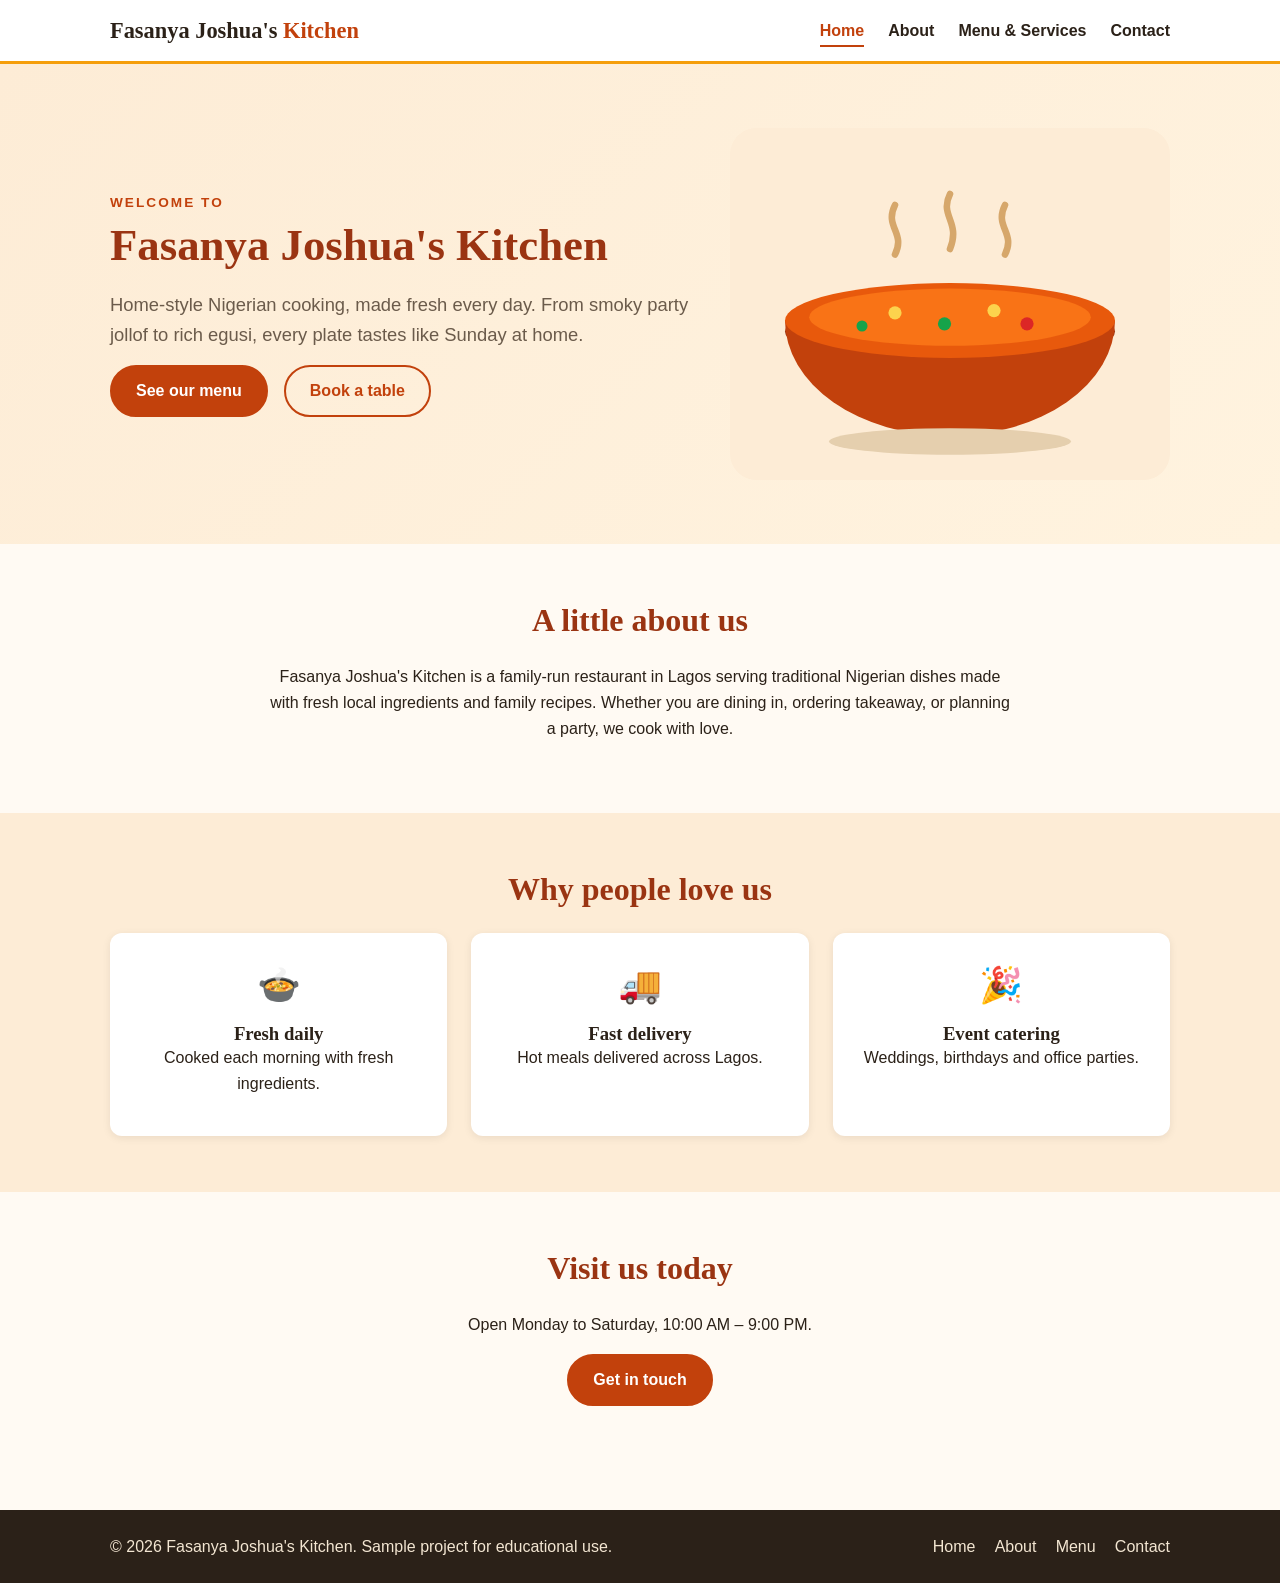
<file: index.html>
<!DOCTYPE html>
<html lang="en">
<head>
  <meta charset="UTF-8">
  <meta name="viewport" content="width=device-width, initial-scale=1.0">
  <meta name="description" content="Fasanya Joshua's Kitchen - authentic Nigerian meals in Lagos.">
  <title>Fasanya Joshua's Kitchen | Home</title>
  <link rel="stylesheet" href="css/style.css">
</head>
<body>
  <header class="site-header">
    <div class="container header-inner">
      <a class="logo" href="index.html">Fasanya Joshua's <span>Kitchen</span></a>
      <button class="nav-toggle" id="navToggle" aria-label="Toggle navigation" aria-expanded="false">&#9776;</button>
      <nav id="mainNav" class="main-nav" aria-label="Main navigation">
        <ul>
          <li><a href="index.html" class="active">Home</a></li>
          <li><a href="about.html">About</a></li>
          <li><a href="services.html">Menu &amp; Services</a></li>
          <li><a href="contact.html">Contact</a></li>
        </ul>
      </nav>
    </div>
  </header>

  <main>
    <section class="hero">
      <div class="container hero-inner">
        <div class="hero-text">
          <p class="eyebrow">Welcome to</p>
          <h1>Fasanya Joshua's Kitchen</h1>
          <p class="lead">Home-style Nigerian cooking, made fresh every day. From smoky party jollof to rich egusi, every plate tastes like Sunday at home.</p>
          <div class="btn-row">
            <a class="btn" href="services.html">See our menu</a>
            <a class="btn btn-outline" href="contact.html">Book a table</a>
          </div>
        </div>
        <img class="hero-img" src="images/hero.svg" alt="Illustration of a steaming bowl of jollof rice">
      </div>
    </section>

    <section class="section container">
      <h2 class="section-title">A little about us</h2>
      <p class="center-text">Fasanya Joshua's Kitchen is a family-run restaurant in Lagos serving traditional Nigerian dishes made with fresh local ingredients and family recipes. Whether you are dining in, ordering takeaway, or planning a party, we cook with love.</p>
    </section>

    <section class="section alt">
      <div class="container">
        <h2 class="section-title">Why people love us</h2>
        <ul class="features">
          <li><span class="icon">&#127858;</span><h3>Fresh daily</h3><p>Cooked each morning with fresh ingredients.</p></li>
          <li><span class="icon">&#128666;</span><h3>Fast delivery</h3><p>Hot meals delivered across Lagos.</p></li>
          <li><span class="icon">&#127881;</span><h3>Event catering</h3><p>Weddings, birthdays and office parties.</p></li>
        </ul>
      </div>
    </section>

    <section class="section container">
      <h2 class="section-title">Visit us today</h2>
      <p class="center-text">Open Monday to Saturday, 10:00 AM &ndash; 9:00 PM.</p>
      <p class="center-text"><a class="btn" href="contact.html">Get in touch</a></p>
    </section>
  </main>

  <footer class="site-footer">
    <div class="container footer-inner">
      <p>&copy; <span id="year">2026</span> Fasanya Joshua's Kitchen. Sample project for educational use.</p>
      <ul class="footer-links">
        <li><a href="index.html">Home</a></li>
        <li><a href="about.html">About</a></li>
        <li><a href="services.html">Menu</a></li>
        <li><a href="contact.html">Contact</a></li>
      </ul>
    </div>
  </footer>
  <script src="js/main.js"></script>
</body>
</html>
</file>
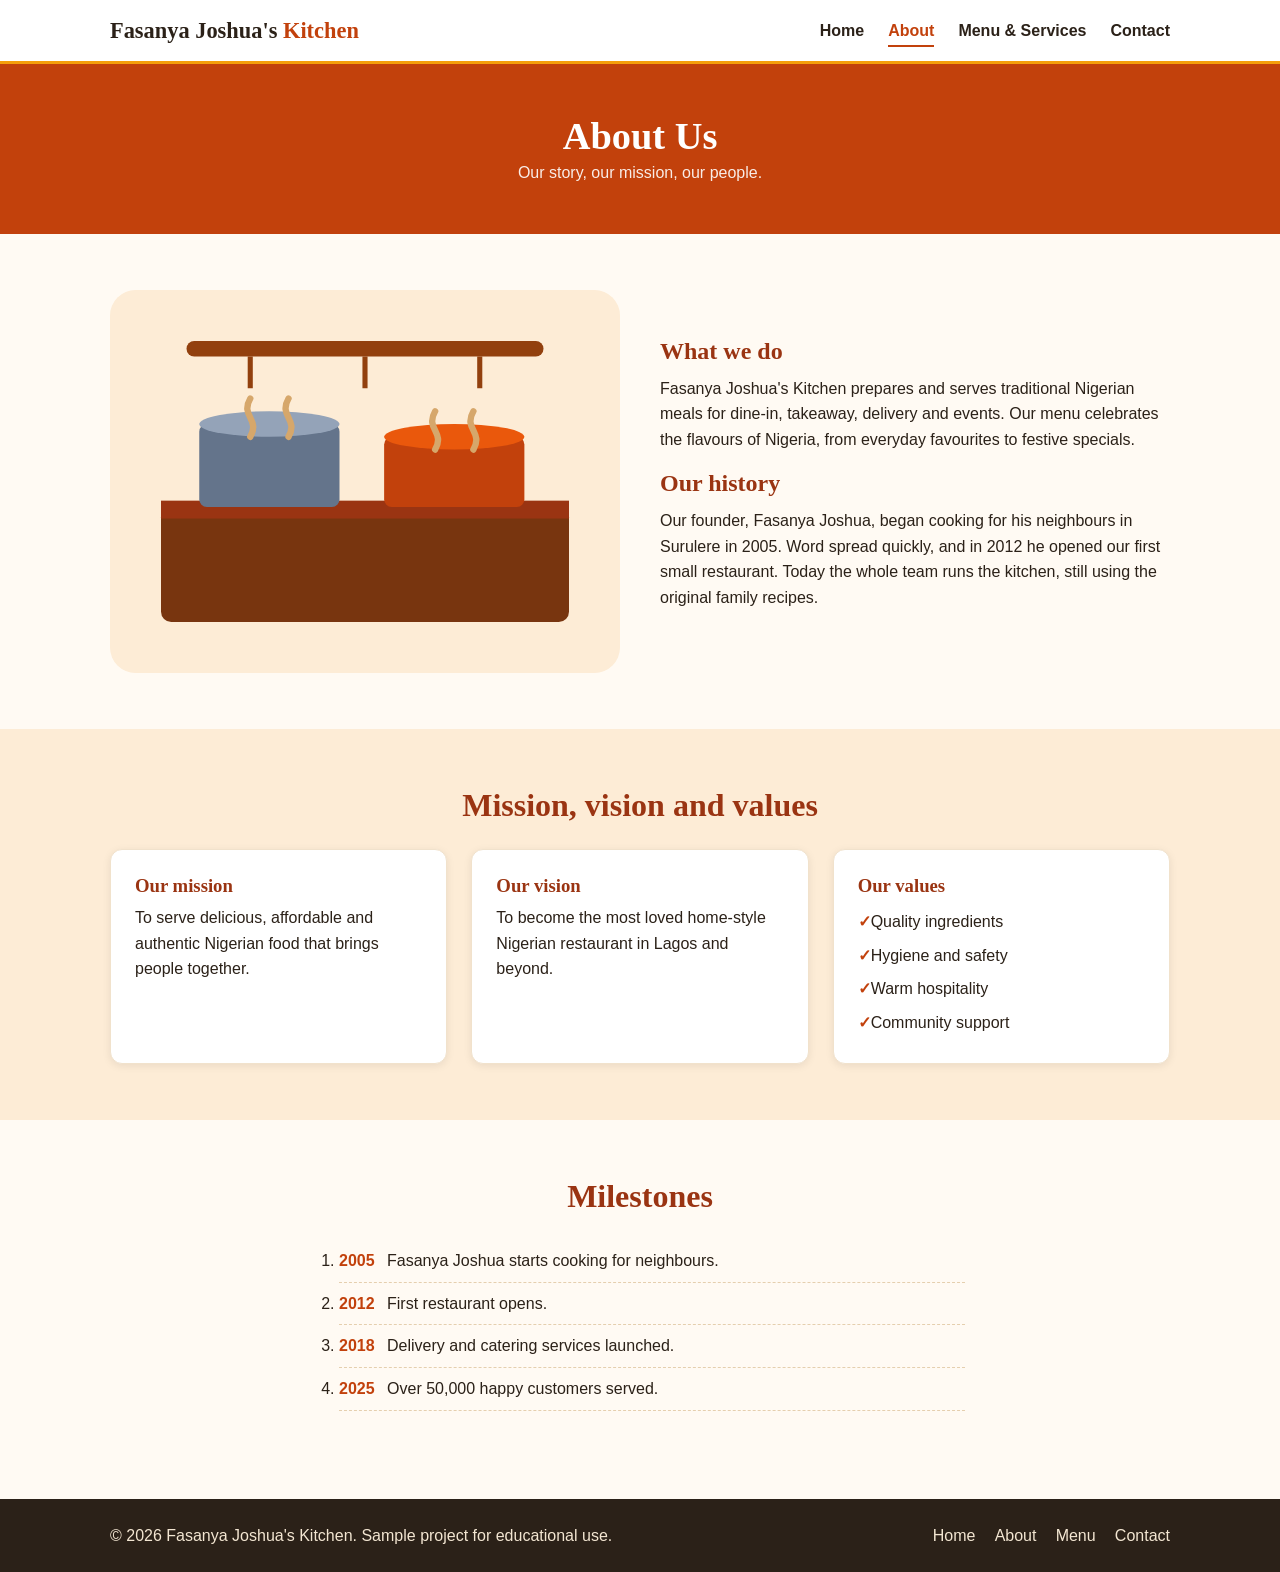
<file: about.html>
<!DOCTYPE html>
<html lang="en">
<head>
  <meta charset="UTF-8">
  <meta name="viewport" content="width=device-width, initial-scale=1.0">
  <meta name="description" content="Learn the story, mission and vision of Fasanya Joshua's Kitchen.">
  <title>Fasanya Joshua's Kitchen | About</title>
  <link rel="stylesheet" href="css/style.css">
</head>
<body>
  <header class="site-header">
    <div class="container header-inner">
      <a class="logo" href="index.html">Fasanya Joshua's <span>Kitchen</span></a>
      <button class="nav-toggle" id="navToggle" aria-label="Toggle navigation" aria-expanded="false">&#9776;</button>
      <nav id="mainNav" class="main-nav" aria-label="Main navigation">
        <ul>
          <li><a href="index.html">Home</a></li>
          <li><a href="about.html" class="active">About</a></li>
          <li><a href="services.html">Menu &amp; Services</a></li>
          <li><a href="contact.html">Contact</a></li>
        </ul>
      </nav>
    </div>
  </header>

  <main>
    <section class="page-banner"><div class="container"><h1>About Us</h1><p>Our story, our mission, our people.</p></div></section>

    <section class="section container two-col">
      <img src="images/about.svg" alt="Illustration of a kitchen with pots on a stove">
      <div>
        <h2>What we do</h2>
        <p>Fasanya Joshua's Kitchen prepares and serves traditional Nigerian meals for dine-in, takeaway, delivery and events. Our menu celebrates the flavours of Nigeria, from everyday favourites to festive specials.</p>
        <h2>Our history</h2>
        <p>Our founder, Fasanya Joshua, began cooking for his neighbours in Surulere in 2005. Word spread quickly, and in 2012 he opened our first small restaurant. Today the whole team runs the kitchen, still using the original family recipes.</p>
      </div>
    </section>

    <section class="section alt">
      <div class="container">
        <h2 class="section-title">Mission, vision and values</h2>
        <div class="grid-3">
          <article class="card"><h3>Our mission</h3><p>To serve delicious, affordable and authentic Nigerian food that brings people together.</p></article>
          <article class="card"><h3>Our vision</h3><p>To become the most loved home-style Nigerian restaurant in Lagos and beyond.</p></article>
          <article class="card"><h3>Our values</h3>
            <ul class="plain-list">
              <li>Quality ingredients</li>
              <li>Hygiene and safety</li>
              <li>Warm hospitality</li>
              <li>Community support</li>
            </ul>
          </article>
        </div>
      </div>
    </section>

    <section class="section container">
      <h2 class="section-title">Milestones</h2>
      <ol class="timeline">
        <li><strong>2005</strong> Fasanya Joshua starts cooking for neighbours.</li>
        <li><strong>2012</strong> First restaurant opens.</li>
        <li><strong>2018</strong> Delivery and catering services launched.</li>
        <li><strong>2025</strong> Over 50,000 happy customers served.</li>
      </ol>
    </section>
  </main>

  <footer class="site-footer">
    <div class="container footer-inner">
      <p>&copy; <span id="year">2026</span> Fasanya Joshua's Kitchen. Sample project for educational use.</p>
      <ul class="footer-links">
        <li><a href="index.html">Home</a></li>
        <li><a href="about.html">About</a></li>
        <li><a href="services.html">Menu</a></li>
        <li><a href="contact.html">Contact</a></li>
      </ul>
    </div>
  </footer>
  <script src="js/main.js"></script>
</body>
</html>
</file>
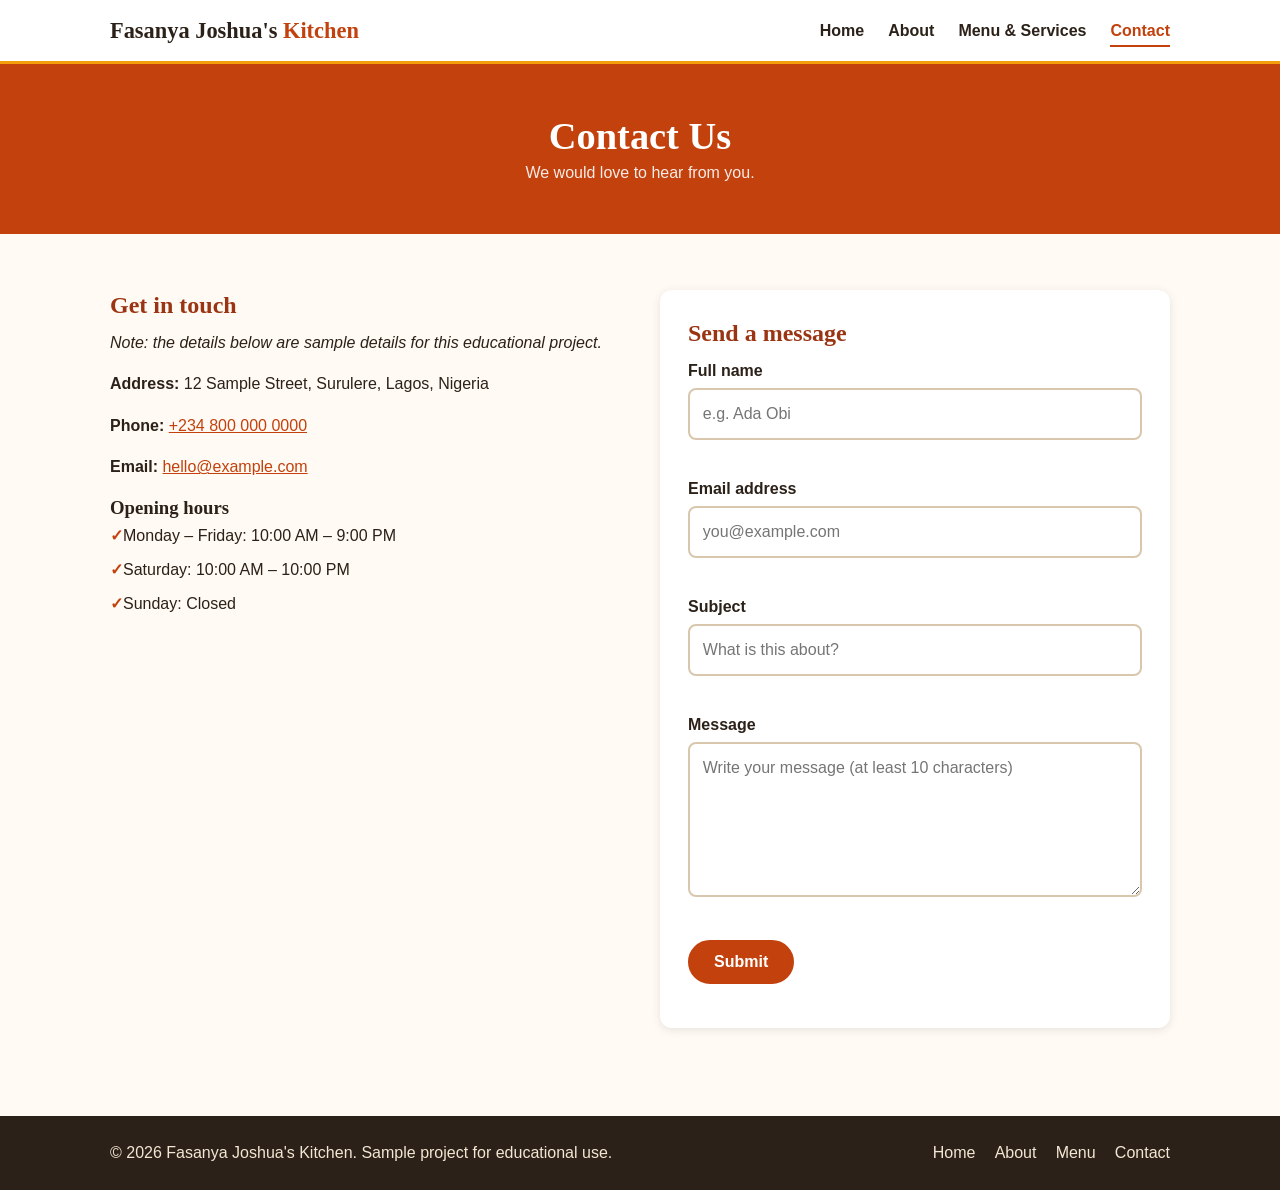
<file: contact.html>
<!DOCTYPE html>
<html lang="en">
<head>
  <meta charset="UTF-8">
  <meta name="viewport" content="width=device-width, initial-scale=1.0">
  <meta name="description" content="Contact Fasanya Joshua's Kitchen.">
  <title>Fasanya Joshua's Kitchen | Contact</title>
  <link rel="stylesheet" href="css/style.css">
</head>
<body>
  <header class="site-header">
    <div class="container header-inner">
      <a class="logo" href="index.html">Fasanya Joshua's <span>Kitchen</span></a>
      <button class="nav-toggle" id="navToggle" aria-label="Toggle navigation" aria-expanded="false">&#9776;</button>
      <nav id="mainNav" class="main-nav" aria-label="Main navigation">
        <ul>
          <li><a href="index.html">Home</a></li>
          <li><a href="about.html">About</a></li>
          <li><a href="services.html">Menu &amp; Services</a></li>
          <li><a href="contact.html" class="active">Contact</a></li>
        </ul>
      </nav>
    </div>
  </header>

  <main>
    <section class="page-banner"><div class="container"><h1>Contact Us</h1><p>We would love to hear from you.</p></div></section>

    <section class="section container two-col contact-layout">
      <div>
        <h2>Get in touch</h2>
        <p><em>Note: the details below are sample details for this educational project.</em></p>
        <address>
          <p><strong>Address:</strong> 12 Sample Street, Surulere, Lagos, Nigeria</p>
          <p><strong>Phone:</strong> <a href="tel:+2348000000000">+234 800 000 0000</a></p>
          <p><strong>Email:</strong> <a href="mailto:hello@example.com">hello@example.com</a></p>
        </address>
        <h3>Opening hours</h3>
        <ul class="plain-list">
          <li>Monday &ndash; Friday: 10:00 AM &ndash; 9:00 PM</li>
          <li>Saturday: 10:00 AM &ndash; 10:00 PM</li>
          <li>Sunday: Closed</li>
        </ul>
      </div>

      <form id="contactForm" class="contact-form" novalidate>
        <h2>Send a message</h2>

        <div class="form-group">
          <label for="fullName">Full name</label>
          <input type="text" id="fullName" name="fullName" placeholder="e.g. Ada Obi" autocomplete="name">
          <small class="error" id="fullNameError"></small>
        </div>

        <div class="form-group">
          <label for="email">Email address</label>
          <input type="email" id="email" name="email" placeholder="you@example.com" autocomplete="email">
          <small class="error" id="emailError"></small>
        </div>

        <div class="form-group">
          <label for="subject">Subject</label>
          <input type="text" id="subject" name="subject" placeholder="What is this about?">
          <small class="error" id="subjectError"></small>
        </div>

        <div class="form-group">
          <label for="message">Message</label>
          <textarea id="message" name="message" rows="5" placeholder="Write your message (at least 10 characters)"></textarea>
          <small class="error" id="messageError"></small>
        </div>

        <button type="submit" class="btn">Submit</button>
        <p id="formFeedback" class="feedback" role="status" aria-live="polite"></p>
      </form>
    </section>
  </main>

  <footer class="site-footer">
    <div class="container footer-inner">
      <p>&copy; <span id="year">2026</span> Fasanya Joshua's Kitchen. Sample project for educational use.</p>
      <ul class="footer-links">
        <li><a href="index.html">Home</a></li>
        <li><a href="about.html">About</a></li>
        <li><a href="services.html">Menu</a></li>
        <li><a href="contact.html">Contact</a></li>
      </ul>
    </div>
  </footer>
  <script src="js/main.js"></script>
</body>
</html>
</file>
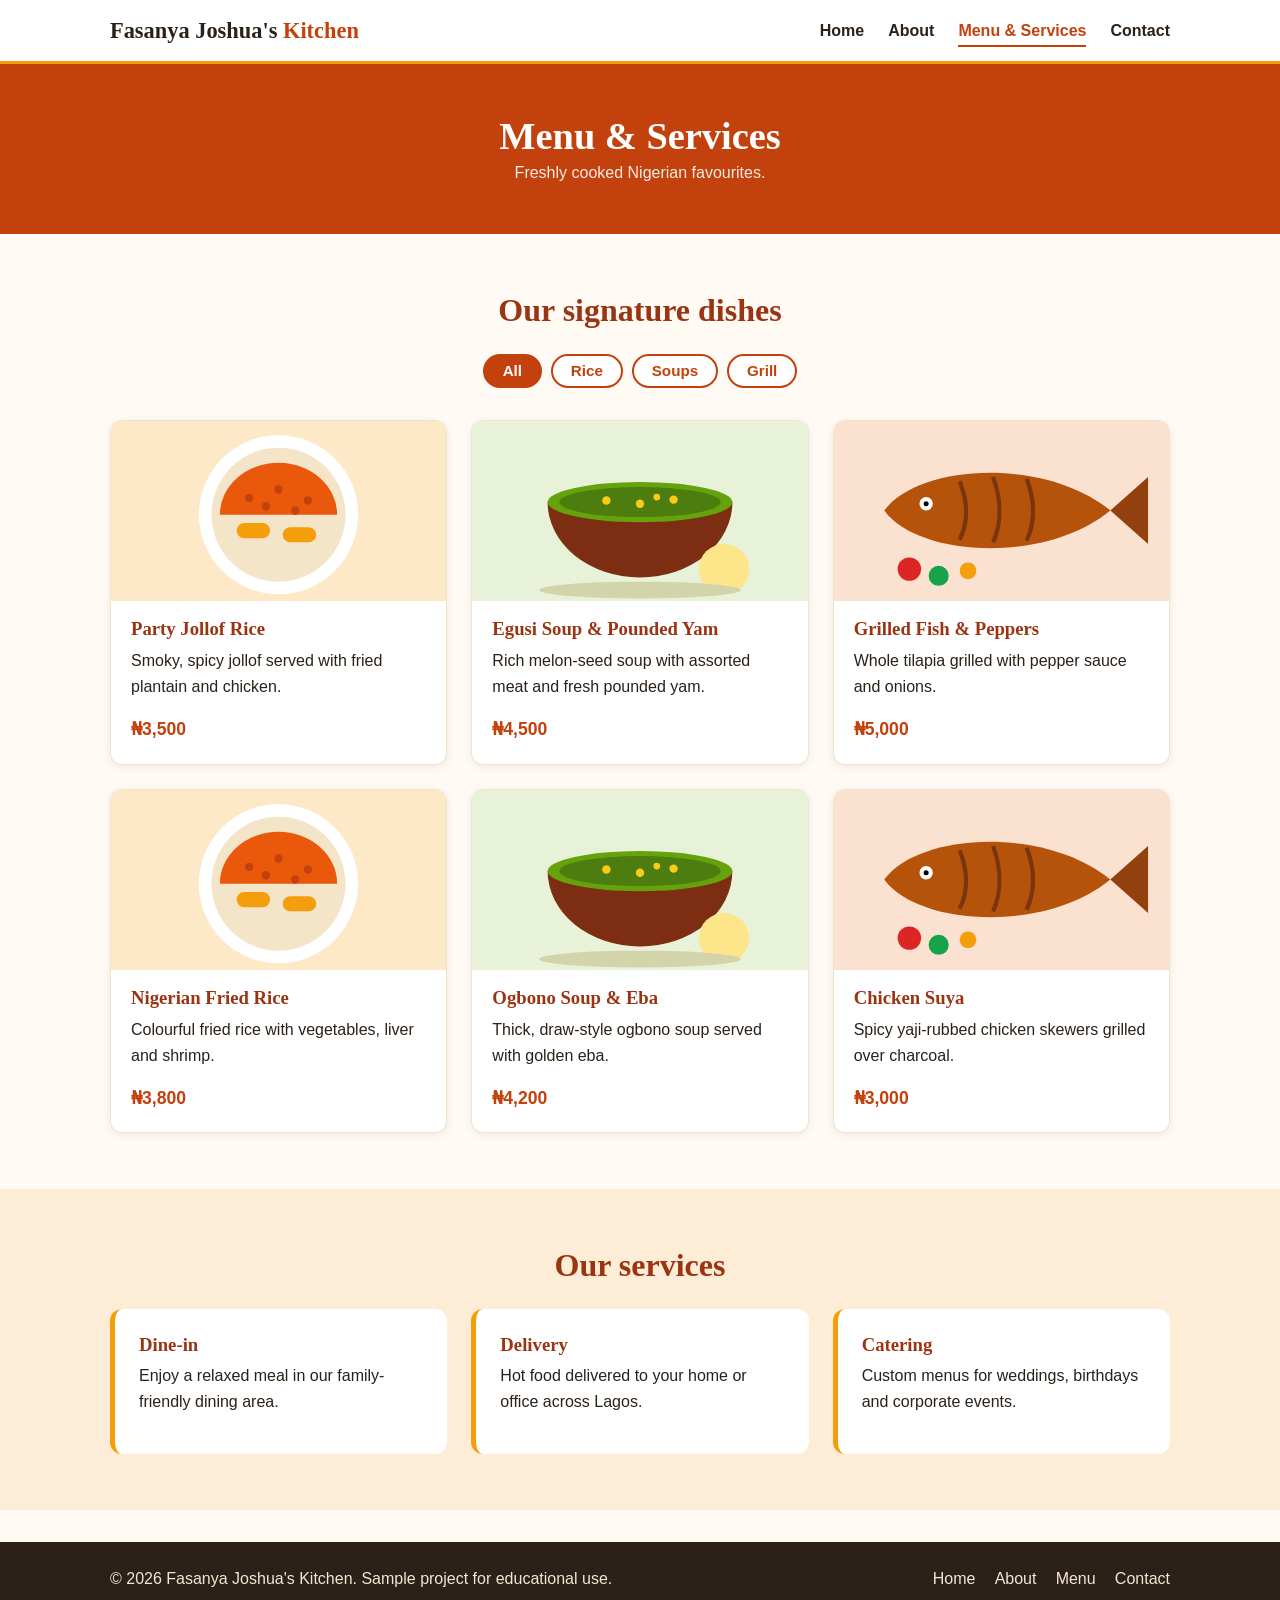
<file: services.html>
<!DOCTYPE html>
<html lang="en">
<head>
  <meta charset="UTF-8">
  <meta name="viewport" content="width=device-width, initial-scale=1.0">
  <meta name="description" content="Menu and services at Fasanya Joshua's Kitchen.">
  <title>Fasanya Joshua's Kitchen | Menu &amp; Services</title>
  <link rel="stylesheet" href="css/style.css">
</head>
<body>
  <header class="site-header">
    <div class="container header-inner">
      <a class="logo" href="index.html">Fasanya Joshua's <span>Kitchen</span></a>
      <button class="nav-toggle" id="navToggle" aria-label="Toggle navigation" aria-expanded="false">&#9776;</button>
      <nav id="mainNav" class="main-nav" aria-label="Main navigation">
        <ul>
          <li><a href="index.html">Home</a></li>
          <li><a href="about.html">About</a></li>
          <li><a href="services.html" class="active">Menu &amp; Services</a></li>
          <li><a href="contact.html">Contact</a></li>
        </ul>
      </nav>
    </div>
  </header>

  <main>
    <section class="page-banner"><div class="container"><h1>Menu &amp; Services</h1><p>Freshly cooked Nigerian favourites.</p></div></section>

    <section class="section container">
      <h2 class="section-title">Our signature dishes</h2>

      <div class="filters" role="group" aria-label="Filter dishes">
        <button class="filter-btn active" data-filter="all">All</button>
        <button class="filter-btn" data-filter="rice">Rice</button>
        <button class="filter-btn" data-filter="soup">Soups</button>
        <button class="filter-btn" data-filter="grill">Grill</button>
      </div>

      <div class="grid-3" id="menuGrid">
        <article class="card dish" data-category="rice">
          <img src="images/jollof.svg" alt="Plate of party jollof rice">
          <h3>Party Jollof Rice</h3>
          <p>Smoky, spicy jollof served with fried plantain and chicken.</p>
          <p class="price">&#8358;3,500</p>
        </article>
        <article class="card dish" data-category="soup">
          <img src="images/soup.svg" alt="Bowl of egusi soup">
          <h3>Egusi Soup &amp; Pounded Yam</h3>
          <p>Rich melon-seed soup with assorted meat and fresh pounded yam.</p>
          <p class="price">&#8358;4,500</p>
        </article>
        <article class="card dish" data-category="grill">
          <img src="images/grill.svg" alt="Grilled fish with peppers">
          <h3>Grilled Fish &amp; Peppers</h3>
          <p>Whole tilapia grilled with pepper sauce and onions.</p>
          <p class="price">&#8358;5,000</p>
        </article>
        <article class="card dish" data-category="rice">
          <img src="images/jollof.svg" alt="Fried rice with vegetables">
          <h3>Nigerian Fried Rice</h3>
          <p>Colourful fried rice with vegetables, liver and shrimp.</p>
          <p class="price">&#8358;3,800</p>
        </article>
        <article class="card dish" data-category="soup">
          <img src="images/soup.svg" alt="Bowl of ogbono soup">
          <h3>Ogbono Soup &amp; Eba</h3>
          <p>Thick, draw-style ogbono soup served with golden eba.</p>
          <p class="price">&#8358;4,200</p>
        </article>
        <article class="card dish" data-category="grill">
          <img src="images/grill.svg" alt="Suya skewers">
          <h3>Chicken Suya</h3>
          <p>Spicy yaji-rubbed chicken skewers grilled over charcoal.</p>
          <p class="price">&#8358;3,000</p>
        </article>
      </div>
      <p id="noResults" class="center-text" hidden>No dishes found in this category.</p>
    </section>

    <section class="section alt">
      <div class="container">
        <h2 class="section-title">Our services</h2>
        <div class="services-flex">
          <div class="service"><h3>Dine-in</h3><p>Enjoy a relaxed meal in our family-friendly dining area.</p></div>
          <div class="service"><h3>Delivery</h3><p>Hot food delivered to your home or office across Lagos.</p></div>
          <div class="service"><h3>Catering</h3><p>Custom menus for weddings, birthdays and corporate events.</p></div>
        </div>
      </div>
    </section>
  </main>

  <footer class="site-footer">
    <div class="container footer-inner">
      <p>&copy; <span id="year">2026</span> Fasanya Joshua's Kitchen. Sample project for educational use.</p>
      <ul class="footer-links">
        <li><a href="index.html">Home</a></li>
        <li><a href="about.html">About</a></li>
        <li><a href="services.html">Menu</a></li>
        <li><a href="contact.html">Contact</a></li>
      </ul>
    </div>
  </footer>
  <script src="js/main.js"></script>
</body>
</html>
</file>
<file: css/style.css>
/* ===== Variables & reset ===== */
:root {
  --brand: #c2410c;
  --brand-dark: #9a3412;
  --accent: #f59e0b;
  --bg: #fffaf3;
  --alt: #fdecd6;
  --text: #2b2118;
  --muted: #6b5b4b;
  --radius: 12px;
}
* { box-sizing: border-box; margin: 0; padding: 0; }
html { scroll-behavior: smooth; }
body {
  font-family: "Segoe UI", Roboto, Arial, sans-serif;
  color: var(--text);
  background: var(--bg);
  line-height: 1.6;
}
img { max-width: 100%; height: auto; display: block; }
a { color: var(--brand); }
ul { list-style: none; }
h1, h2, h3 { line-height: 1.25; font-family: Georgia, "Times New Roman", serif; }
p { margin-bottom: 1rem; }

.container { width: 100%; max-width: 1100px; margin: 0 auto; padding: 0 1.25rem; }
.section { padding: 3.5rem 1.25rem; }
.section.container { padding-left: 1.25rem; padding-right: 1.25rem; }
.alt { background: var(--alt); }
.section-title { text-align: center; font-size: 2rem; margin-bottom: 1.5rem; color: var(--brand-dark); }
.center-text { text-align: center; max-width: 750px; margin-left: auto; margin-right: auto; }

/* ===== Header / Flexbox navigation ===== */
.site-header {
  background: #fff;
  border-bottom: 3px solid var(--accent);
  position: sticky;   /* positioning */
  top: 0;
  z-index: 100;
}
.header-inner {
  display: flex;                 /* Flexbox */
  justify-content: space-between;
  align-items: center;
  padding-top: .8rem;
  padding-bottom: .8rem;
  flex-wrap: wrap;
}
.logo { font-family: Georgia, serif; font-size: 1.4rem; font-weight: bold; text-decoration: none; color: var(--text); }
.logo span { color: var(--brand); }
.main-nav ul { display: flex; gap: 1.5rem; }
.main-nav a { text-decoration: none; color: var(--text); font-weight: 600; padding: .4rem 0; border-bottom: 2px solid transparent; }
.main-nav a:hover, .main-nav a.active { color: var(--brand); border-bottom-color: var(--brand); }
.nav-toggle { display: none; background: none; border: 1px solid var(--brand); color: var(--brand); font-size: 1.5rem; padding: .1rem .6rem; border-radius: 6px; cursor: pointer; }

/* ===== Hero (Flexbox) ===== */
.hero { background: linear-gradient(135deg, var(--alt), #fff3df); padding: 4rem 0; }
.hero-inner { display: flex; align-items: center; justify-content: space-between; gap: 2rem; }
.hero-text { flex: 1 1 50%; }
.hero-img { flex: 1 1 40%; max-width: 440px; }
.eyebrow { text-transform: uppercase; letter-spacing: .15em; color: var(--brand); font-weight: 700; font-size: .85rem; margin-bottom: .3rem; }
.hero h1 { font-size: 2.8rem; color: var(--brand-dark); margin-bottom: 1rem; }
.lead { font-size: 1.15rem; color: var(--muted); }
.btn-row { display: flex; gap: 1rem; flex-wrap: wrap; margin-top: 1rem; }

.btn {
  display: inline-block;
  background: var(--brand);
  color: #fff;
  border: 2px solid var(--brand);
  padding: .7rem 1.5rem;
  border-radius: 999px;
  font-size: 1rem;
  font-weight: 600;
  text-decoration: none;
  cursor: pointer;
  transition: background .2s, transform .2s;
}
.btn:hover { background: var(--brand-dark); transform: translateY(-2px); }
.btn-outline { background: transparent; color: var(--brand); }
.btn-outline:hover { color: #fff; }

/* ===== Features (Flexbox) ===== */
.features { display: flex; gap: 1.5rem; justify-content: center; flex-wrap: wrap; }
.features li { flex: 1 1 240px; background: #fff; padding: 1.5rem; border-radius: var(--radius); text-align: center; box-shadow: 0 2px 8px rgba(0,0,0,.08); }
.features .icon { font-size: 2.2rem; display: block; margin-bottom: .5rem; }

/* ===== Page banner ===== */
.page-banner { background: var(--brand); color: #fff; text-align: center; padding: 3rem 0; }
.page-banner h1 { font-size: 2.4rem; }
.page-banner p { margin: 0; opacity: .9; }

/* ===== Grid layouts ===== */
.grid-3 {
  display: grid;                                   /* CSS Grid */
  grid-template-columns: repeat(3, 1fr);           /* columns */
  gap: 1.5rem;                                     /* gaps */
}
.two-col {
  display: grid;
  grid-template-columns: 1fr 1fr;
  gap: 2.5rem;
  align-items: center;
}
.contact-layout { align-items: start; }
.two-col h2 { color: var(--brand-dark); margin-bottom: .6rem; margin-top: 1rem; }
.two-col h2:first-child { margin-top: 0; }

.card { background: #fff; border-radius: var(--radius); padding: 1.5rem; box-shadow: 0 2px 8px rgba(0,0,0,.08); border: 1px solid #f1e2cc; }
.card h3 { color: var(--brand-dark); margin-bottom: .5rem; }
.dish { padding: 0 0 1.25rem; overflow: hidden; transition: transform .2s; }
.dish:hover { transform: translateY(-4px); }
.dish img { width: 100%; height: 180px; object-fit: cover; margin-bottom: 1rem; background: var(--alt); }
.dish h3, .dish p { padding: 0 1.25rem; }
.price { font-weight: 700; color: var(--brand); font-size: 1.1rem; margin-bottom: 0; }
.dish.hidden { display: none; }

.filters { display: flex; justify-content: center; gap: .6rem; flex-wrap: wrap; margin-bottom: 2rem; }
.filter-btn { border: 2px solid var(--brand); background: #fff; color: var(--brand); padding: .4rem 1.1rem; border-radius: 999px; font-weight: 600; cursor: pointer; font-size: .95rem; }
.filter-btn:hover, .filter-btn.active { background: var(--brand); color: #fff; }

.services-flex { display: flex; gap: 1.5rem; flex-wrap: wrap; }
.service { flex: 1 1 250px; background: #fff; padding: 1.5rem; border-left: 5px solid var(--accent); border-radius: var(--radius); }
.service h3 { margin-bottom: .4rem; color: var(--brand-dark); }

.plain-list li { padding: .25rem 0; }
.plain-list li::before { content: "\2713 "; color: var(--brand); font-weight: bold; }
.timeline { max-width: 650px; margin: 0 auto; padding-left: 1.5rem; }
.timeline li { padding: .5rem 0; border-bottom: 1px dashed #e5cfae; }
.timeline strong { color: var(--brand); margin-right: .5rem; }

/* ===== Contact form ===== */
address { font-style: normal; margin-bottom: 1rem; }
.contact-form { background: #fff; padding: 1.75rem; border-radius: var(--radius); box-shadow: 0 2px 10px rgba(0,0,0,.1); }
.form-group { margin-bottom: 1.1rem; }
label { display: block; font-weight: 600; margin-bottom: .3rem; }
input, textarea {
  width: 100%;
  padding: .7rem .8rem;
  border: 2px solid #d9c7ad;
  border-radius: 8px;
  font: inherit;
}
input:focus, textarea:focus { outline: none; border-color: var(--brand); }
input.invalid, textarea.invalid { border-color: #b91c1c; background: #fef2f2; }
input.valid, textarea.valid { border-color: #15803d; }
.error { display: block; color: #b91c1c; min-height: 1.1em; font-size: .85rem; margin-top: .2rem; }
.feedback { margin-top: 1rem; padding: 0; font-weight: 600; }
.feedback.success { background: #dcfce7; color: #166534; padding: .8rem 1rem; border-radius: 8px; }
.feedback.fail { background: #fee2e2; color: #991b1b; padding: .8rem 1rem; border-radius: 8px; }

/* ===== Footer ===== */
.site-footer { background: #2b2118; color: #f3e6d2; padding: 1.5rem 0; margin-top: 2rem; }
.site-footer a { color: #f3e6d2; text-decoration: none; }
.site-footer a:hover { color: var(--accent); }
.footer-inner { display: flex; justify-content: space-between; align-items: center; flex-wrap: wrap; gap: 1rem; }
.footer-inner p { margin: 0; }
.footer-links { display: flex; gap: 1.2rem; }

/* ===== Responsive: tablet ===== */
@media (max-width: 900px) {
  .grid-3 { grid-template-columns: repeat(2, 1fr); }
  .two-col { grid-template-columns: 1fr; }
  .hero h1 { font-size: 2.3rem; }
}

/* ===== Responsive: mobile ===== */
@media (max-width: 640px) {
  .nav-toggle { display: block; }
  .main-nav { display: none; width: 100%; }
  .main-nav.open { display: block; }
  .main-nav ul { flex-direction: column; gap: 0; padding: .5rem 0; }
  .main-nav li a { display: block; padding: .7rem 0; }
  .hero-inner { flex-direction: column-reverse; text-align: center; }
  .hero-img { max-width: 300px; }
  .btn-row { justify-content: center; }
  .grid-3 { grid-template-columns: 1fr; }
  .hero h1 { font-size: 2rem; }
  .section { padding: 2.5rem 1.25rem; }
  .footer-inner { flex-direction: column; text-align: center; }
}
</file>
